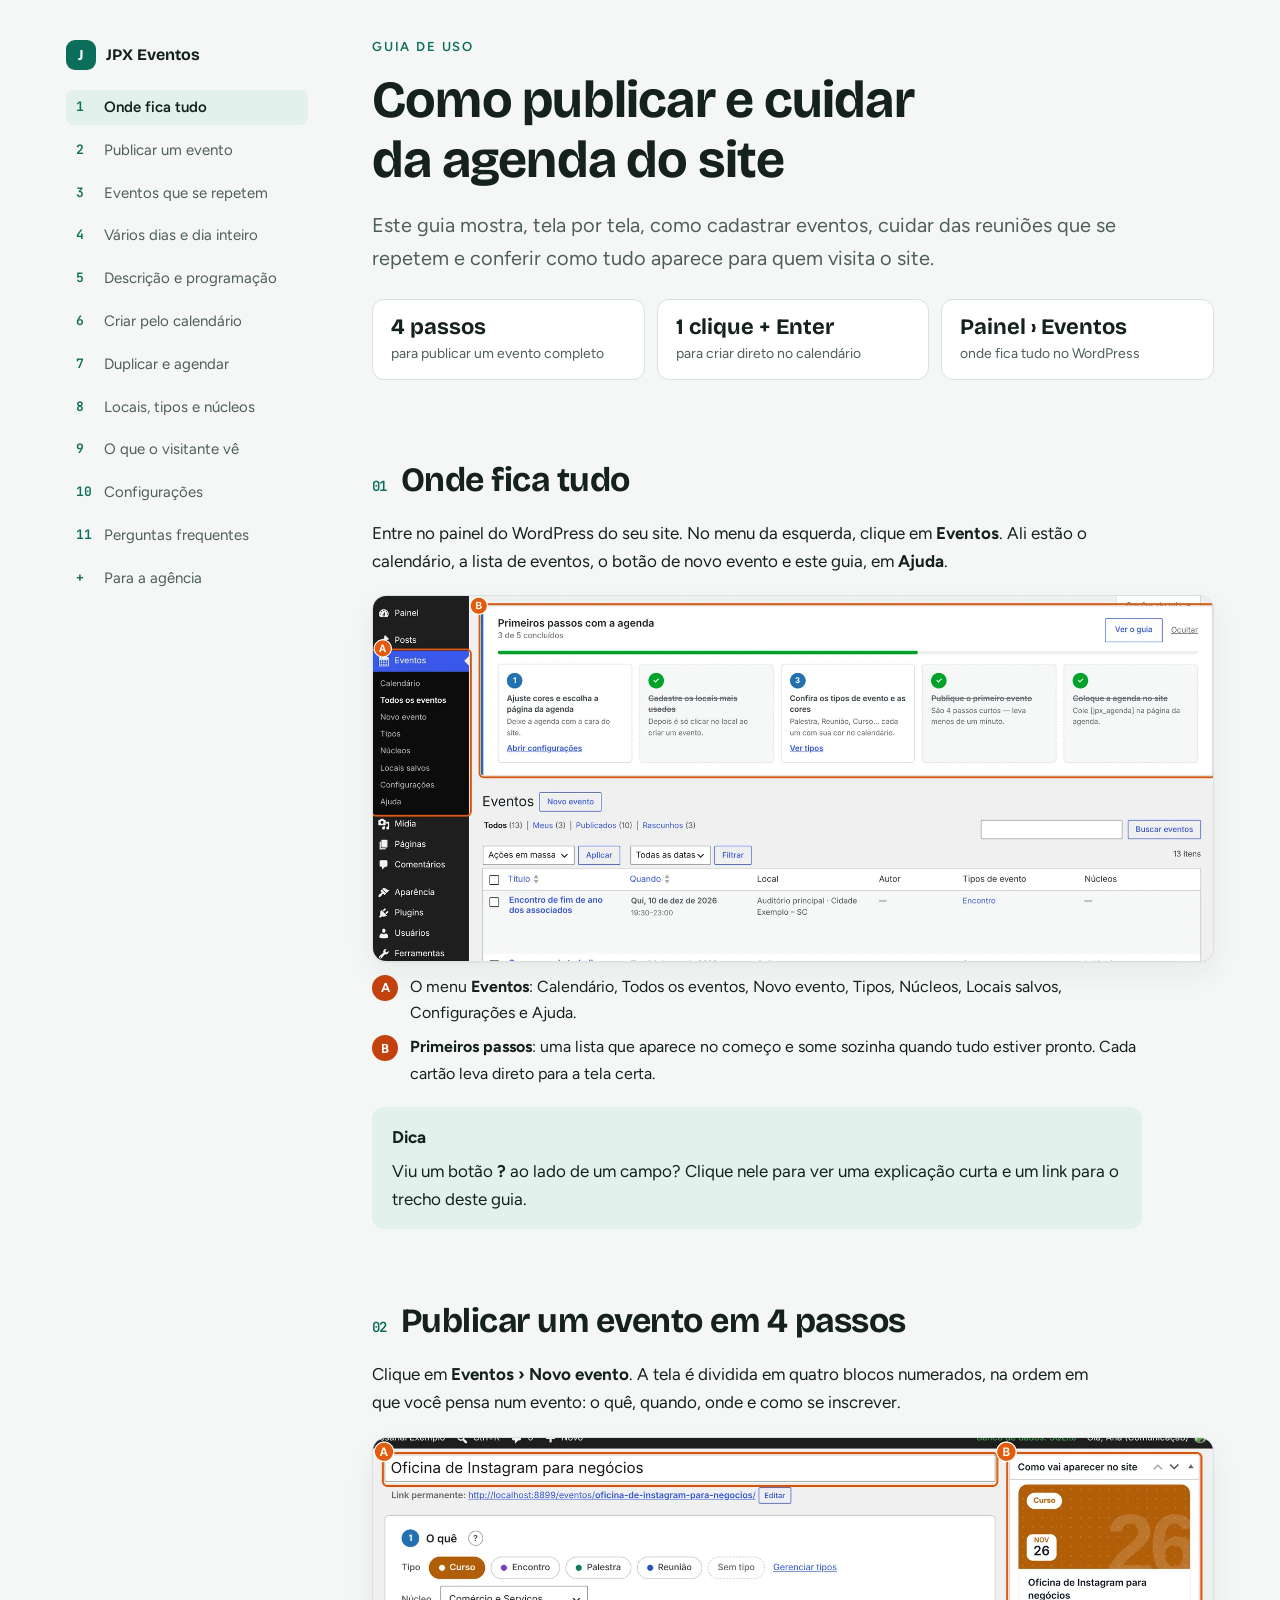
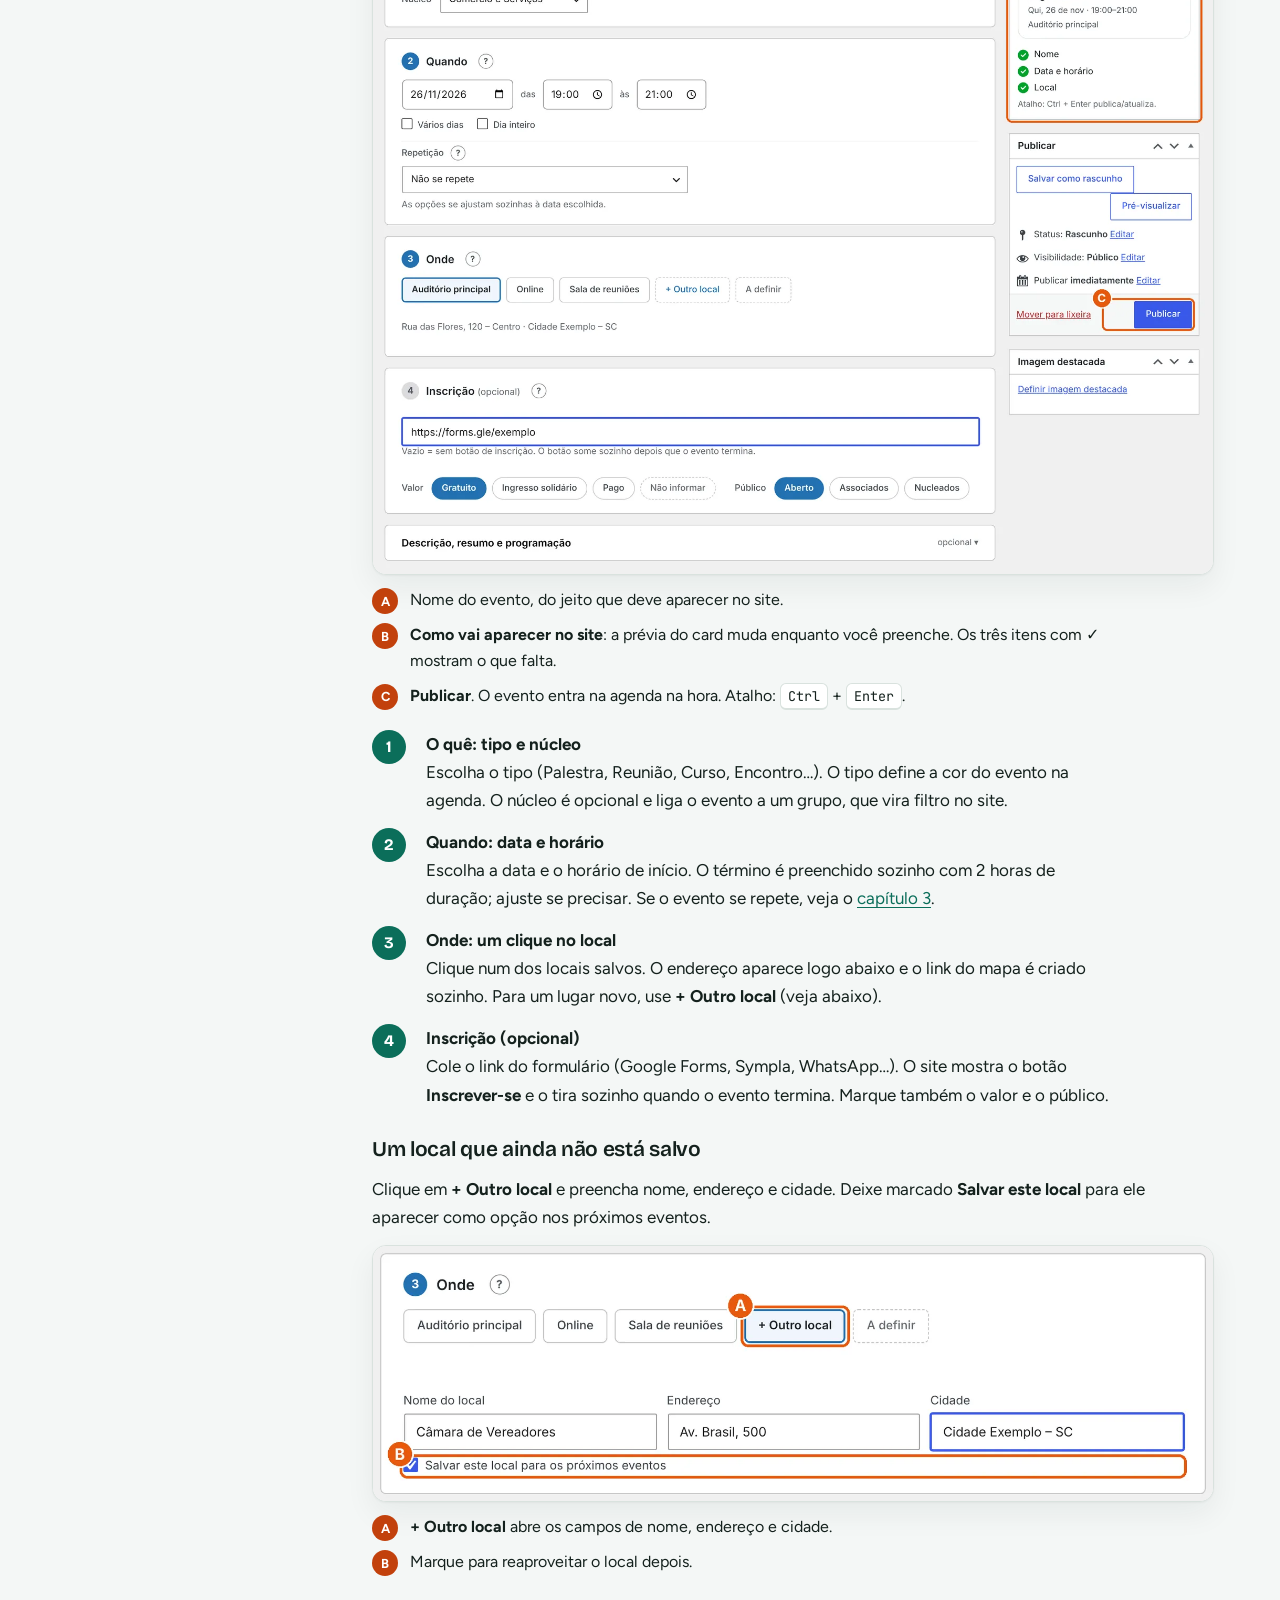
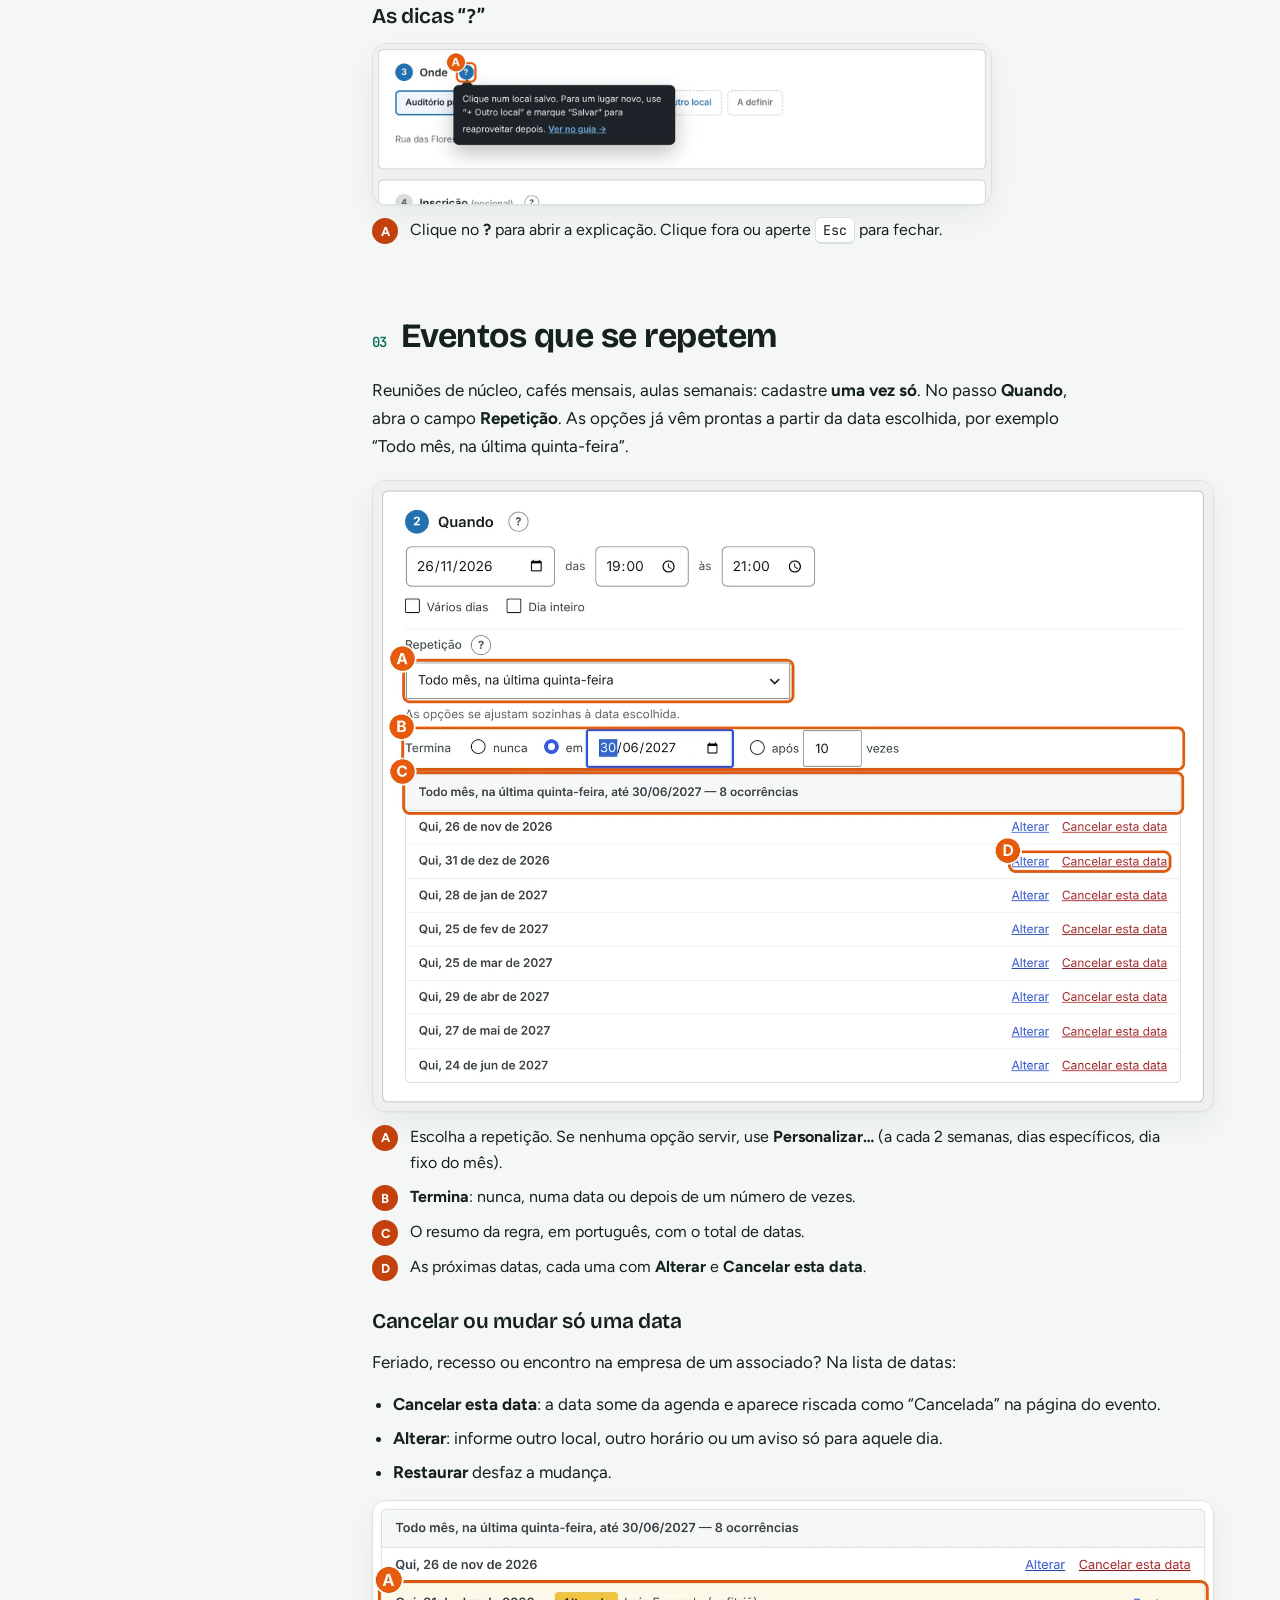
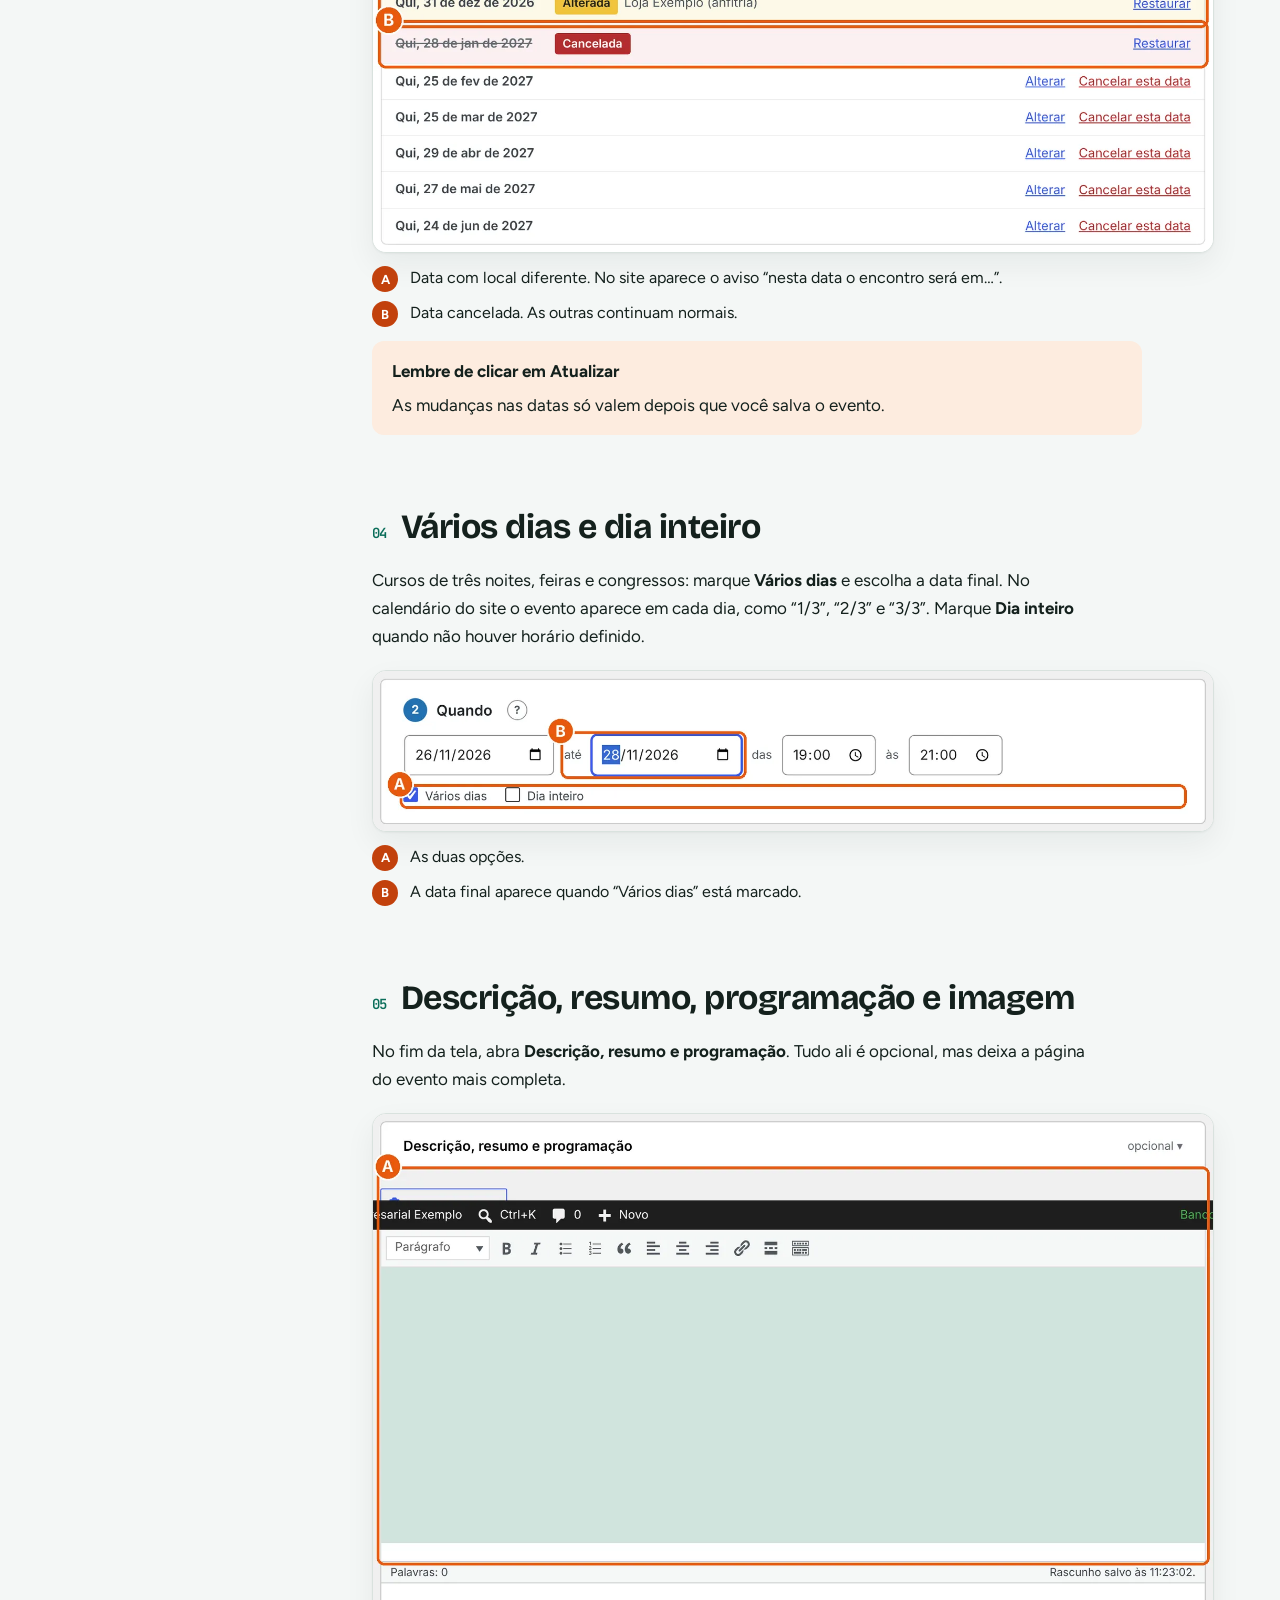
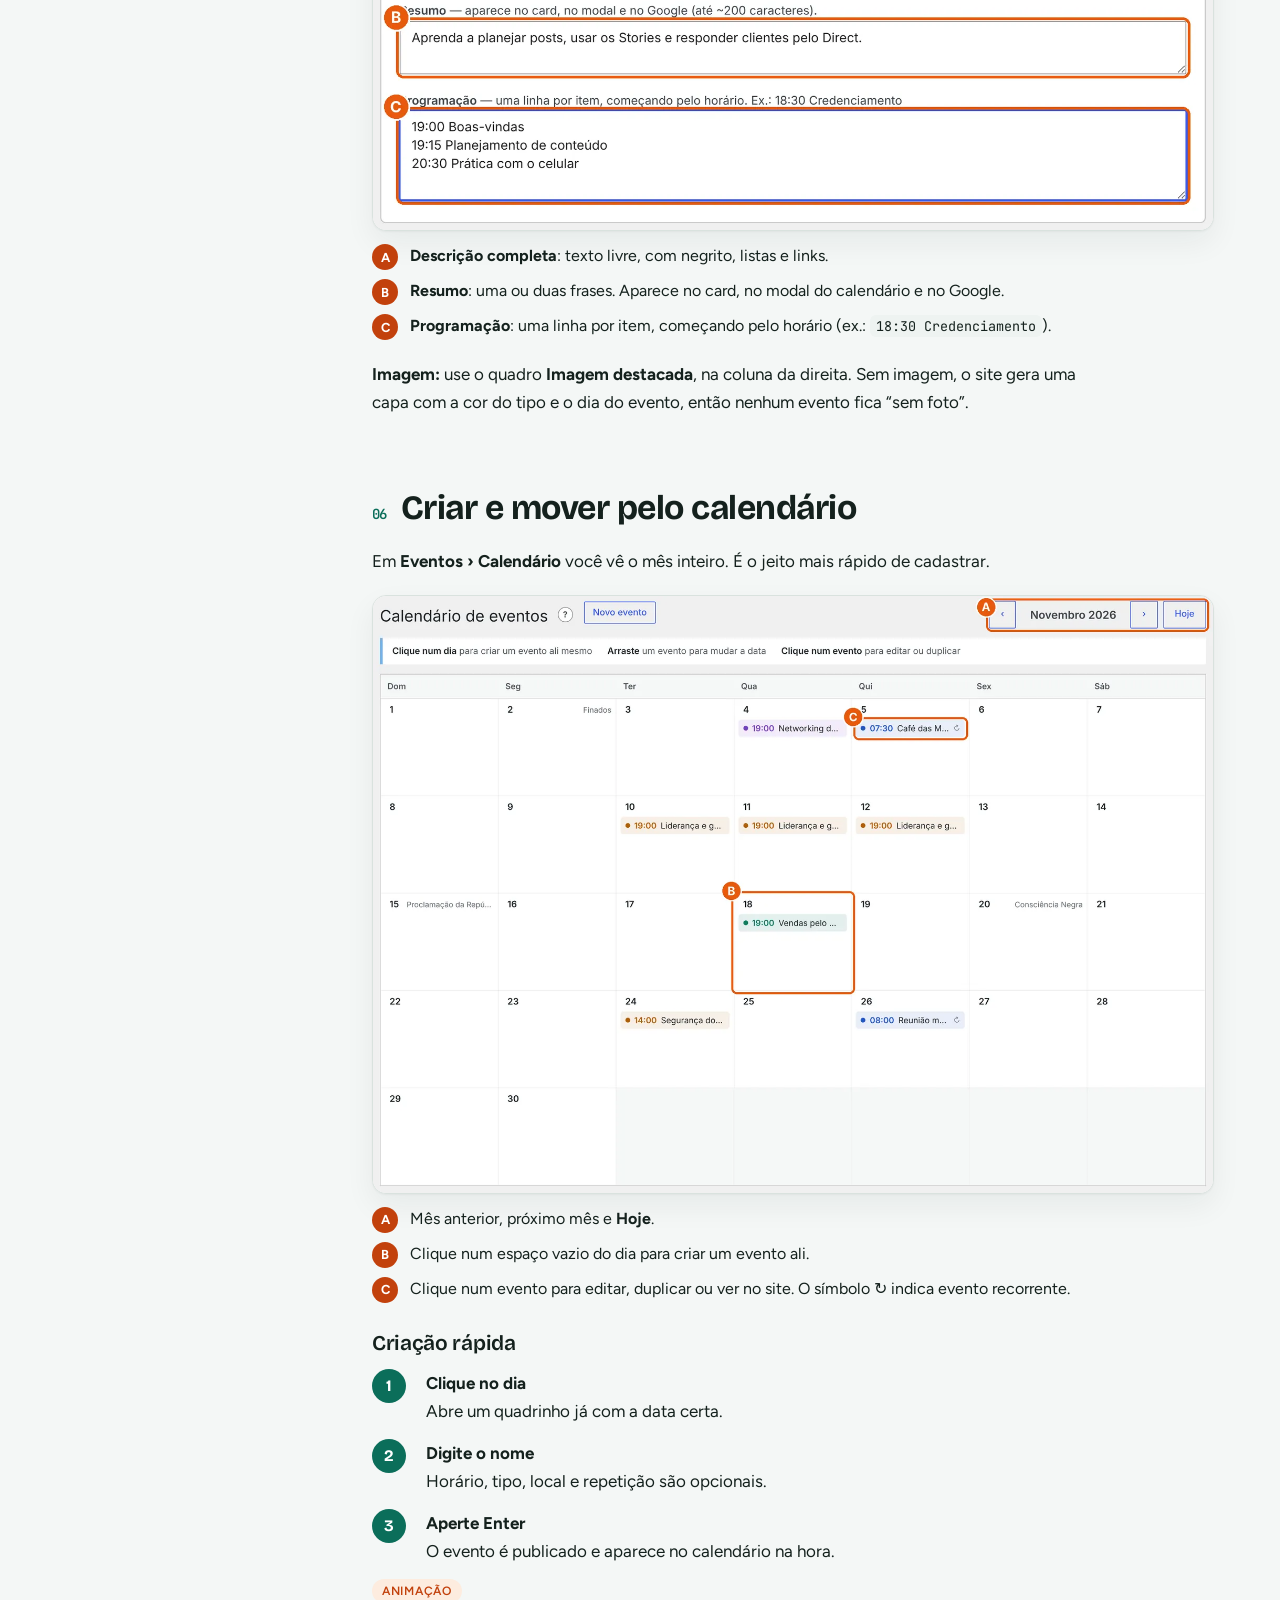
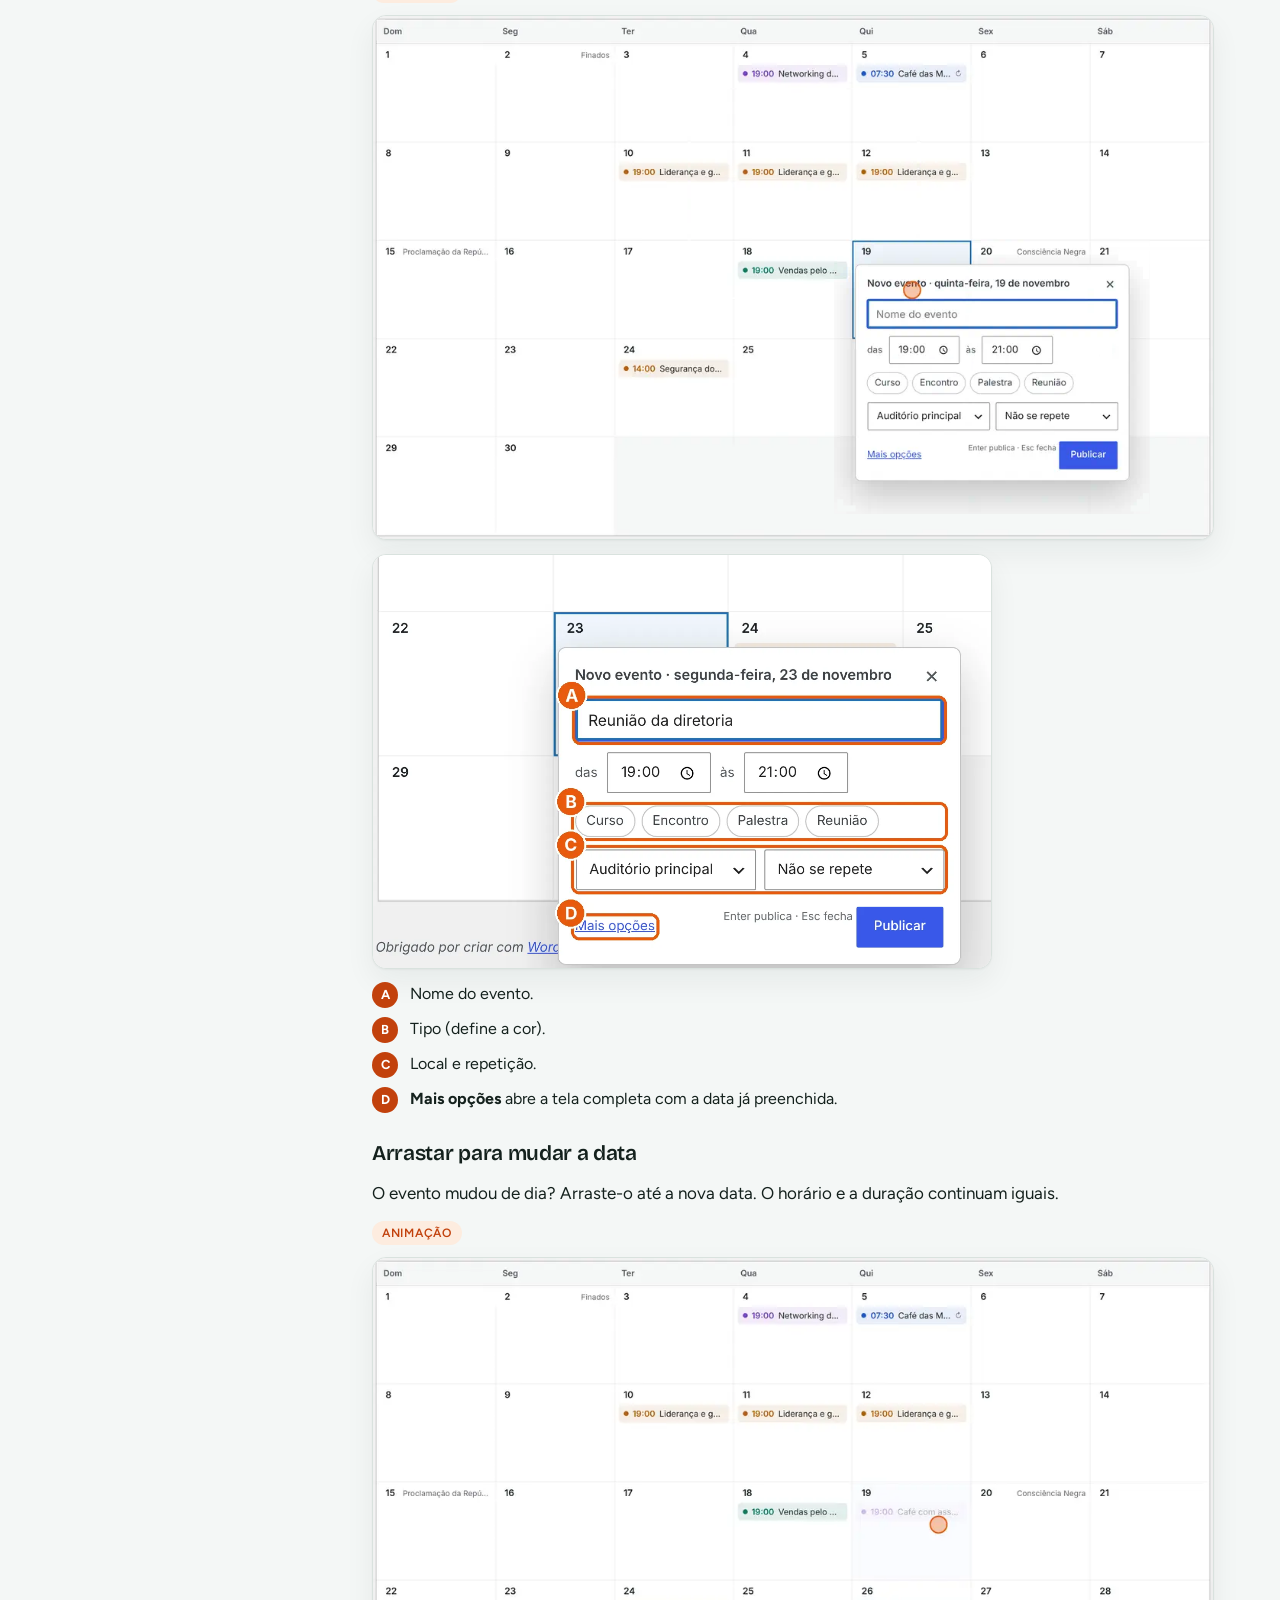
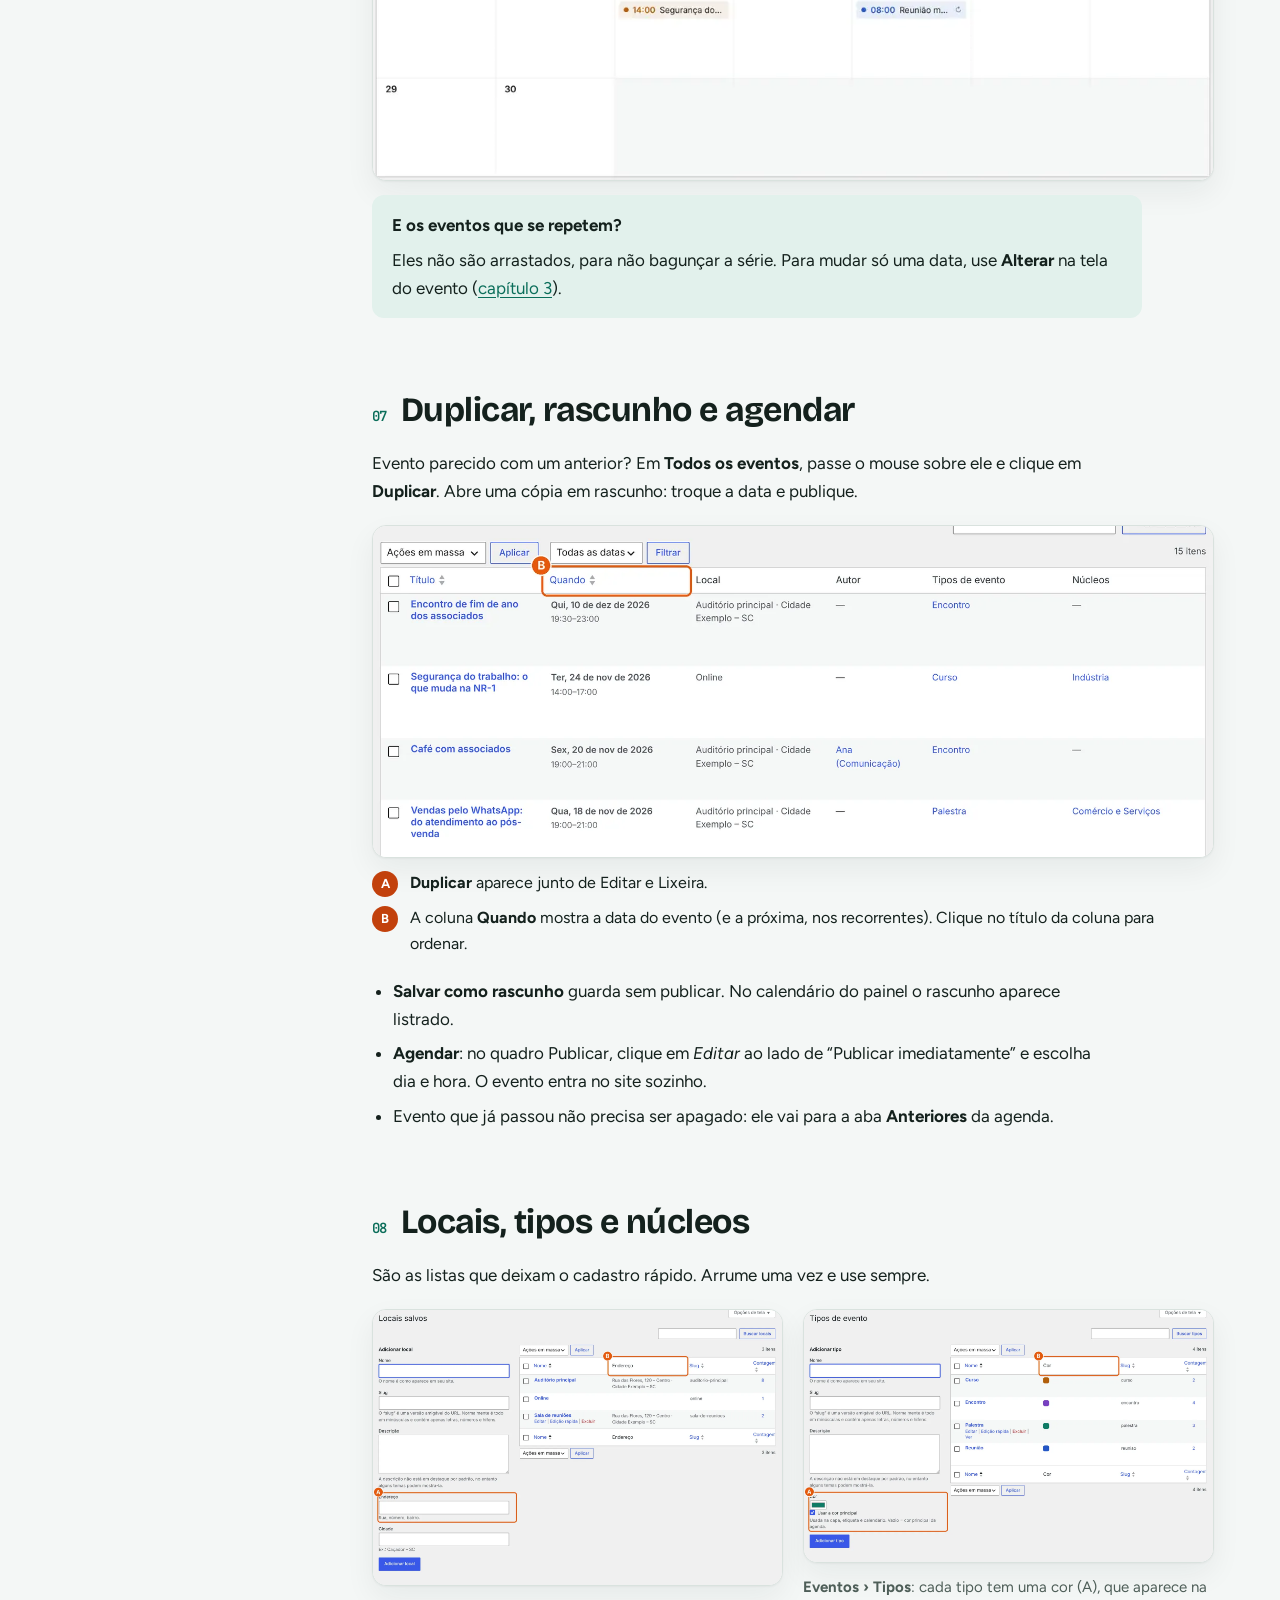
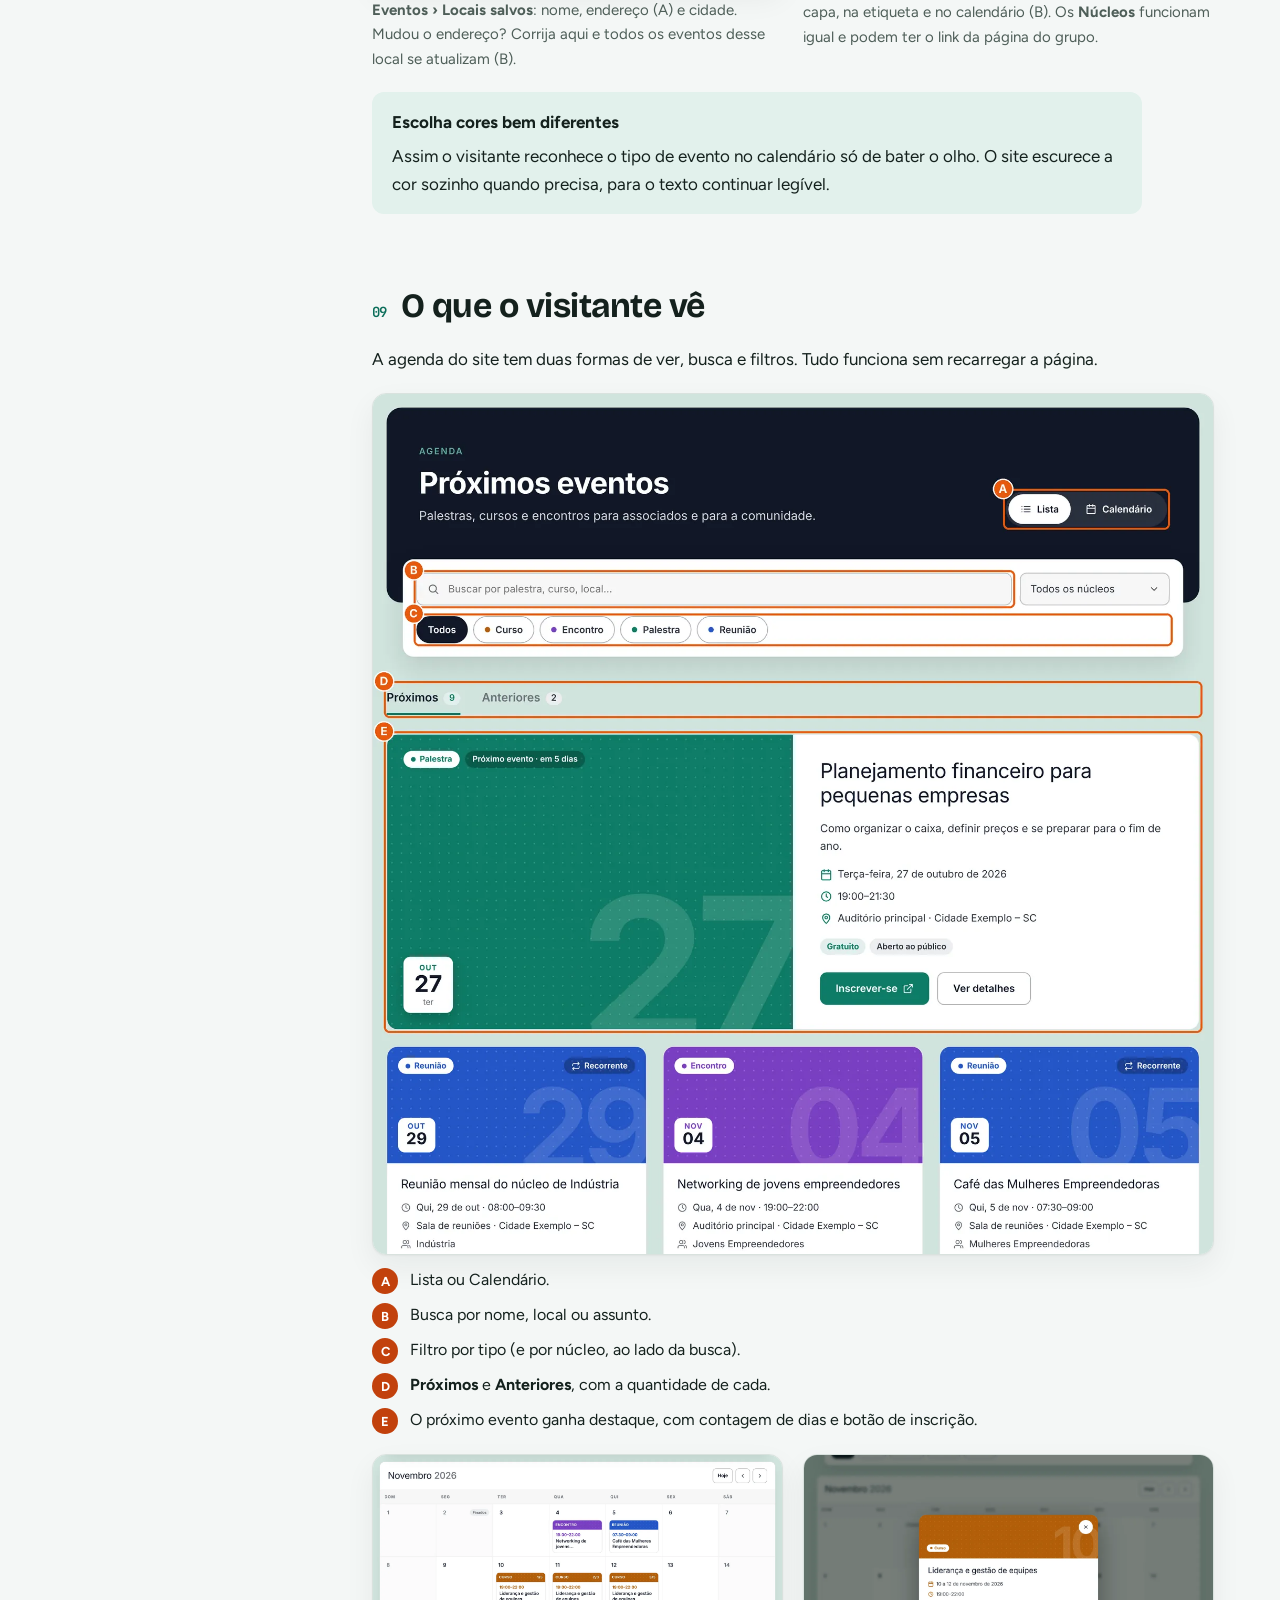
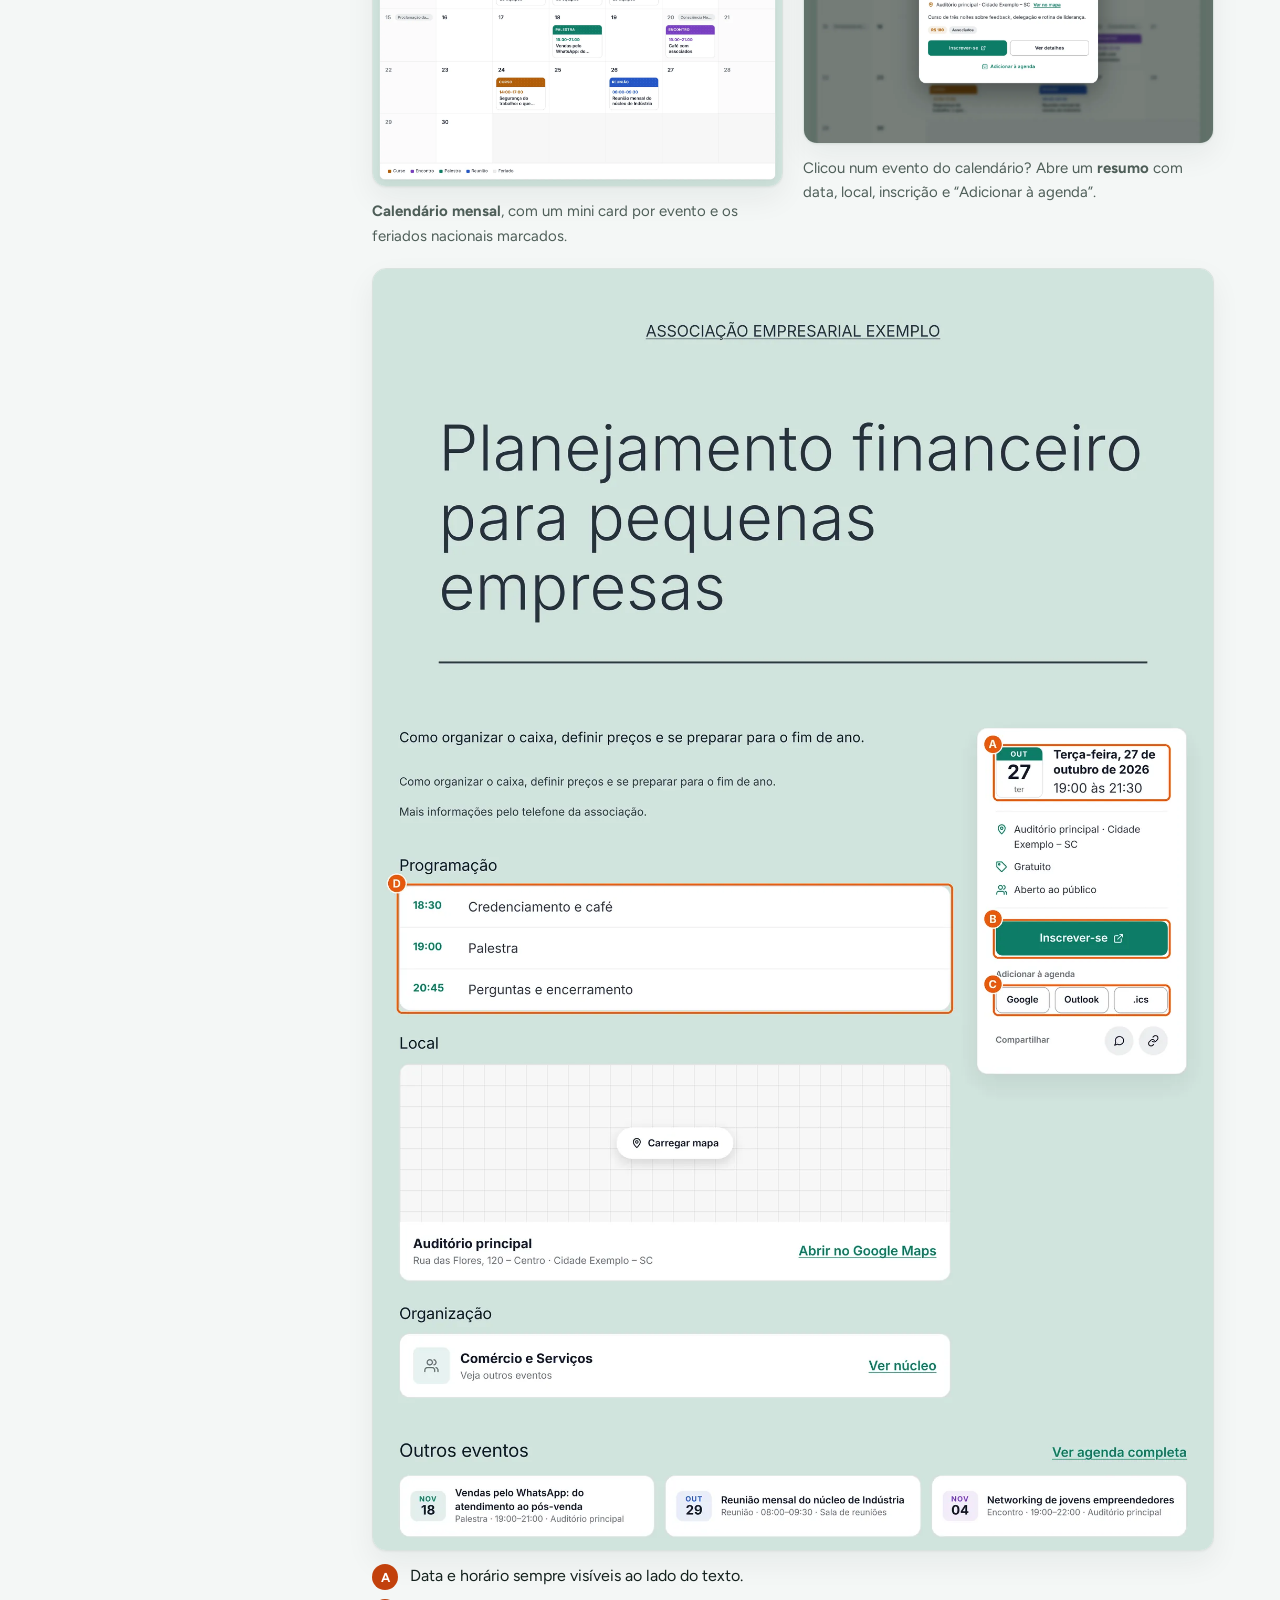
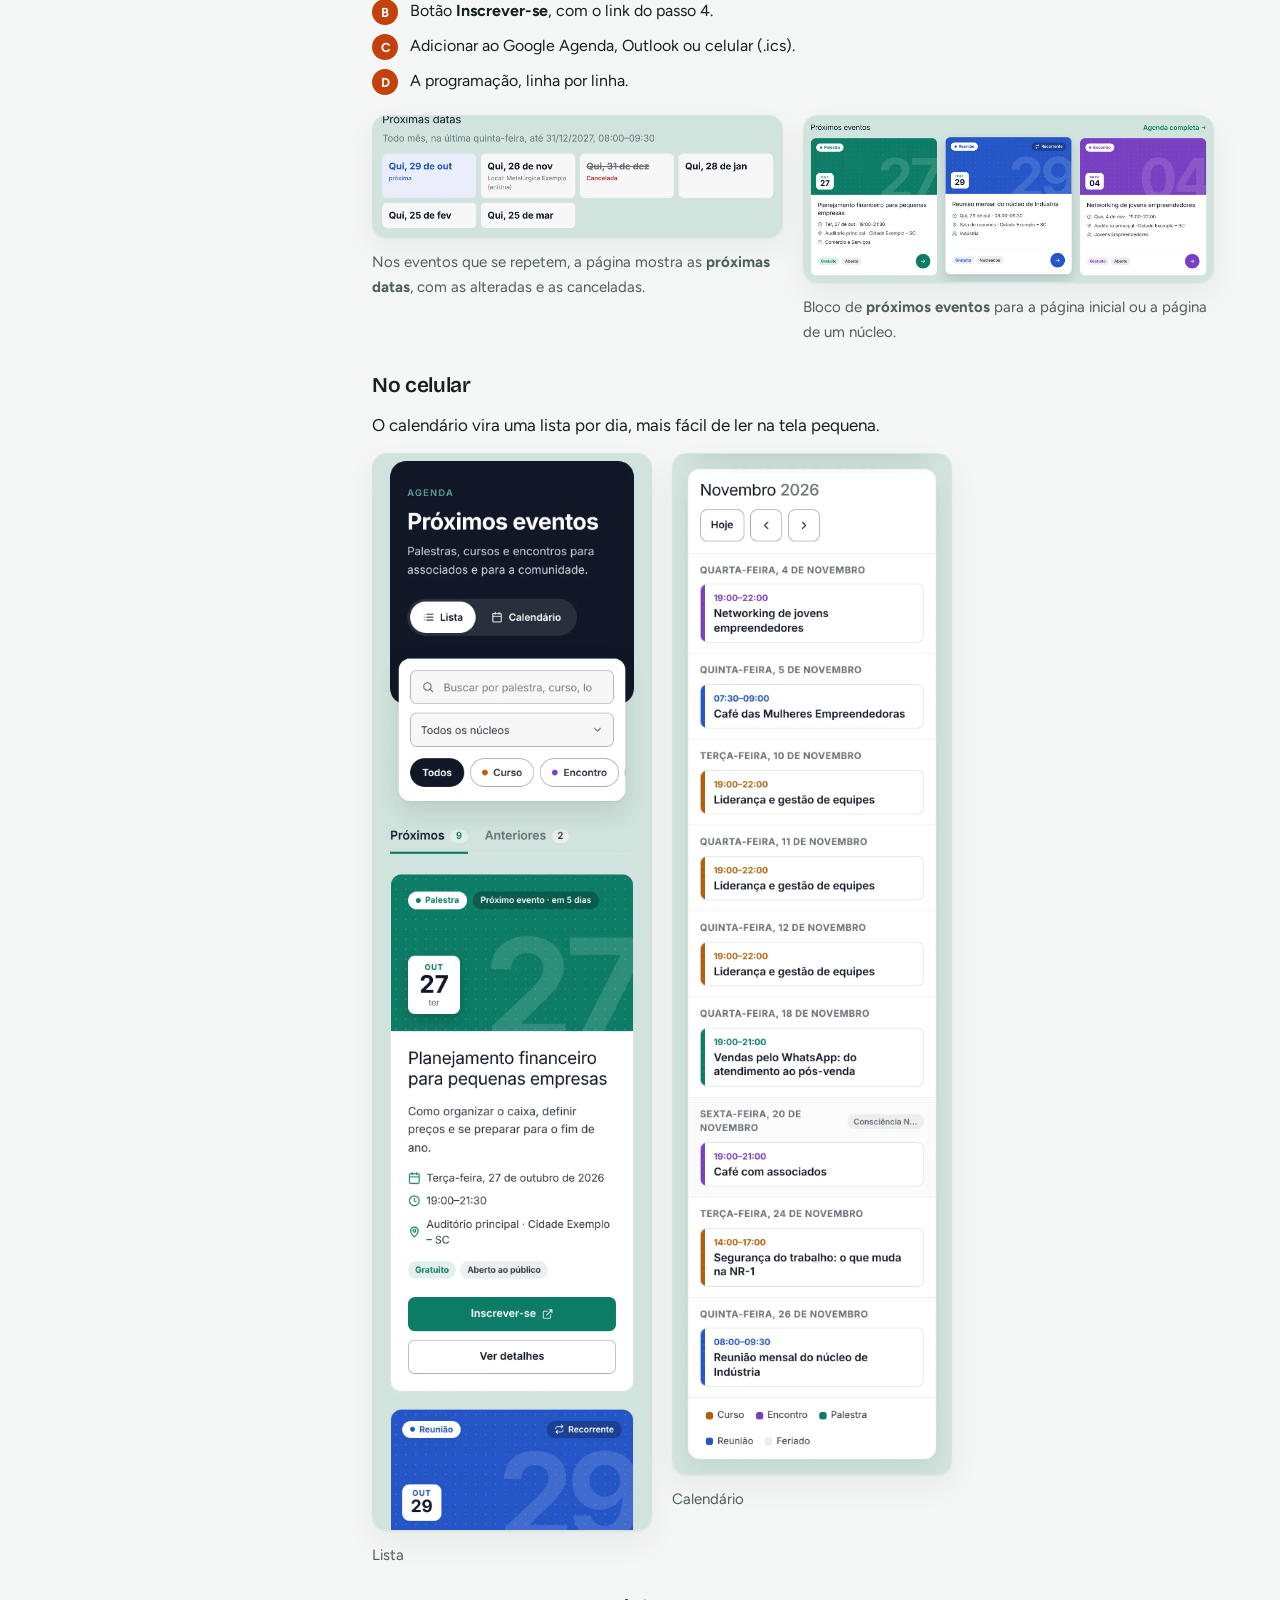
<file: manual/index.html>
<!doctype html>
<html lang="pt-BR">
<head>
<meta charset="utf-8">
<meta name="viewport" content="width=device-width, initial-scale=1, viewport-fit=cover">
<title>Guia do JPX Eventos</title>
<meta name="claude:viewport-fit-sides" content="cover">
<link rel="preconnect" href="https://fonts.googleapis.com">
<link rel="stylesheet" href="https://fonts.googleapis.com/css2?family=Bricolage+Grotesque:opsz,wght@12..96,600;12..96,700&amp;family=Figtree:wght@400;500;600;700&amp;family=JetBrains+Mono:wght@500&amp;display=swap">
<style>
/* Layout: guia de campo — índice fixo à esquerda, coluna de leitura com capturas anotadas (letras laranja = marcações nas imagens). */
:root{
  --bg:#F4F7F6; --surface:#FFFFFF; --ink:#14211D; --muted:#4E5E58; --line:#D9E2DE;
  --accent:#0B6E5A; --accent-soft:#E2F1EC; --mark:#C2410C; --mark-soft:#FDECDF; --code:#EEF3F1;
  --display:'Bricolage Grotesque','Segoe UI',system-ui,sans-serif;
  --body:'Figtree','Segoe UI',system-ui,-apple-system,sans-serif;
  --mono:'JetBrains Mono',ui-monospace,Consolas,monospace;
  --r:14px;
}
@media (prefers-color-scheme: dark){:root:not([data-theme="light"]){
  --bg:#0E1513; --surface:#151F1C; --ink:#E4EDEA; --muted:#A3B5AE; --line:#2B3B36;
  --accent:#5CC9AC; --accent-soft:#16332C; --mark:#FF8F57; --mark-soft:#3A2419; --code:#1C2925; color-scheme:dark}}
:root[data-theme="dark"]{
  --bg:#0E1513; --surface:#151F1C; --ink:#E4EDEA; --muted:#A3B5AE; --line:#2B3B36;
  --accent:#5CC9AC; --accent-soft:#16332C; --mark:#FF8F57; --mark-soft:#3A2419; --code:#1C2925; color-scheme:dark}

*{box-sizing:border-box}
html{scroll-behavior:smooth;scroll-padding-top:24px}
body{margin:0;background:var(--bg);color:var(--ink);font:400 17px/1.65 var(--body);-webkit-font-smoothing:antialiased}
a{color:var(--accent);text-underline-offset:3px}
a:hover{text-decoration-thickness:2px}
:focus-visible{outline:3px solid var(--accent);outline-offset:3px;border-radius:4px}
img{max-width:100%;height:auto;display:block}
h1,h2,h3{font-family:var(--display);line-height:1.15;letter-spacing:-.015em;text-wrap:balance;margin:0}
h1{font-size:clamp(34px,5vw,52px);font-weight:700}
h2{font-size:clamp(26px,3.4vw,34px);font-weight:700}
h3{font-size:21px;font-weight:600}
p{margin:0}
code,kbd{font-family:var(--mono);font-size:.84em}
code{background:var(--code);padding:2px 6px;border-radius:6px;white-space:nowrap}
kbd{display:inline-block;padding:1px 7px;border:1px solid var(--line);border-bottom-width:2px;border-radius:6px;background:var(--surface)}

.pagina{display:grid;grid-template-columns:250px minmax(0,1fr);gap:56px;max-width:1180px;margin:0 auto;padding-block:40px 96px;padding-left:max(16px,env(safe-area-inset-left,0px));padding-right:max(16px,env(safe-area-inset-right,0px))}

/* Índice */
.indice{position:sticky;top:24px;align-self:start;max-height:calc(100vh - 48px);overflow:auto;padding-right:8px}
.indice__marca{display:flex;align-items:center;gap:10px;margin-bottom:20px;font:700 16px/1 var(--display)}
.indice__marca i{width:30px;height:30px;border-radius:9px;background:var(--accent);display:grid;place-items:center;color:var(--surface);font-style:normal;font-size:15px}
.indice ol{list-style:none;margin:0;padding:0;display:flex;flex-direction:column;gap:2px;counter-reset:cap}
.indice li{counter-increment:cap}
.indice a{display:flex;gap:10px;padding:7px 10px;border-radius:8px;color:var(--muted);text-decoration:none;font-size:15px;line-height:1.35}
.indice a::before{content:counter(cap);min-width:18px;font:600 13px/1.6 var(--mono);color:var(--accent)}
.indice a:hover{background:var(--accent-soft);color:var(--ink)}
.indice a[aria-current="true"]{background:var(--accent-soft);color:var(--ink);font-weight:600}
.indice .anexo a::before{content:"+"}
.indice details summary{display:none}

/* Conteúdo */
main{min-width:0;display:flex;flex-direction:column;gap:72px}
.capa{display:flex;flex-direction:column;gap:18px;padding-bottom:8px}
.chamada{font:600 13px/1 var(--body);letter-spacing:.14em;text-transform:uppercase;color:var(--accent)}
.capa p.lede{font-size:20px;color:var(--muted);max-width:62ch}
.fatos{display:flex;flex-wrap:wrap;gap:12px;margin-top:6px}
.fato{display:flex;flex-direction:column;gap:2px;padding:14px 18px;border-radius:12px;background:var(--surface);border:1px solid var(--line);min-width:0;flex:1 1 200px}
.fato strong{font:700 22px/1.2 var(--display)}
.fato span{font-size:14px;color:var(--muted)}

section{display:flex;flex-direction:column;gap:20px}
section > p,section > ul,section > ol:not(.passos):not(.legenda){max-width:66ch}
section h2{display:flex;align-items:baseline;gap:14px}
section h2 small{font:600 14px/1 var(--mono);color:var(--accent)}
.sub{display:flex;flex-direction:column;gap:14px;margin-top:8px}
ul,ol{margin:0;padding-left:1.25em}
li+li{margin-top:6px}

/* Passos numerados (sequência real) */
.passos{list-style:none;padding:0;margin:0;display:flex;flex-direction:column;gap:14px;counter-reset:p;max-width:68ch}
.passos > li{counter-increment:p;display:grid;grid-template-columns:40px minmax(0,1fr);gap:14px;align-items:start;margin:0}
.passos > li::before{content:counter(p);display:grid;place-items:center;width:34px;height:34px;border-radius:50%;background:var(--accent);color:var(--surface);font:700 16px/1 var(--display)}
.passos > li > div > strong:first-child{display:block}

/* Figuras anotadas */
figure{margin:0;display:flex;flex-direction:column;gap:12px}
.quadro{display:block;border:1px solid var(--line);border-radius:var(--r);overflow:hidden;background:var(--surface);box-shadow:0 1px 2px rgba(0,0,0,.04),0 12px 30px rgba(20,33,29,.06)}
.quadro img{width:100%}
figure.estreita{max-width:620px}
figcaption{font-size:15px;color:var(--muted)}
.legenda{list-style:none;margin:0;padding:0;display:flex;flex-direction:column;gap:8px;max-width:72ch}
.legenda li{display:grid;grid-template-columns:28px minmax(0,1fr);gap:10px;align-items:start;margin:0;font-size:16px}
.legenda b{display:grid;place-items:center;width:26px;height:26px;border-radius:50%;background:var(--mark);color:#fff;font:700 13px/1 var(--body);margin-top:1px}
.dupla{display:grid;grid-template-columns:repeat(2,minmax(0,1fr));gap:20px;align-items:start}
.dupla--celular{grid-template-columns:repeat(2,minmax(0,280px));justify-content:start}
.selo-anim{align-self:flex-start;font:600 12px/1 var(--body);letter-spacing:.06em;text-transform:uppercase;color:var(--mark);background:var(--mark-soft);padding:6px 10px;border-radius:999px}

/* Avisos */
.nota{display:flex;flex-direction:column;gap:6px;padding:16px 20px;border-radius:12px;background:var(--accent-soft);max-width:70ch}
.nota strong{font-weight:700}
.nota--atencao{background:var(--mark-soft)}

/* Perguntas */
details.pergunta{border-bottom:1px solid var(--line);padding:14px 0;max-width:72ch}
details.pergunta summary{cursor:pointer;font-weight:600;list-style:none;display:flex;justify-content:space-between;gap:16px}
details.pergunta summary::after{content:"+";color:var(--accent);font:600 20px/1 var(--mono)}
details.pergunta[open] summary::after{content:"−"}
details.pergunta p{margin-top:10px;color:var(--muted)}

/* Tabela */
.tabela{overflow-x:auto;border:1px solid var(--line);border-radius:12px;background:var(--surface)}
table{border-collapse:collapse;width:100%;min-width:560px;font-size:15px}
th,td{text-align:left;padding:12px 16px;border-bottom:1px solid var(--line);vertical-align:top}
th{font-size:13px;letter-spacing:.06em;text-transform:uppercase;color:var(--muted)}
tr:last-child td{border-bottom:0}

.rodape{color:var(--muted);font-size:14px;border-top:1px solid var(--line);padding-top:20px}

@media (max-width:960px){
  .pagina{grid-template-columns:minmax(0,1fr);gap:28px;padding-block:20px 72px}
  .indice{position:static;max-height:none;padding:0}
  .indice details{border:1px solid var(--line);border-radius:12px;background:var(--surface);padding:6px 10px}
  .indice details summary{display:block;cursor:pointer;padding:8px 4px;font-weight:600}
  main{gap:56px}
}
@media (max-width:600px){
  body{font-size:16px}
  .dupla{grid-template-columns:minmax(0,1fr)}
  .dupla--celular{grid-template-columns:repeat(2,minmax(0,1fr))}
}
@media (prefers-reduced-motion:reduce){html{scroll-behavior:auto}}
</style>
</head>
<body>


<div class="pagina">
  <nav class="indice" aria-label="Índice do guia">
    <div class="indice__marca"><i aria-hidden="true">J</i>JPX Eventos</div>
    <details open>
      <summary>Índice do guia</summary>
      <ol>
        <li><a href="#visao-geral">Onde fica tudo</a></li>
        <li><a href="#primeiro-evento">Publicar um evento</a></li>
        <li><a href="#repeticao">Eventos que se repetem</a></li>
        <li><a href="#varios-dias">Vários dias e dia inteiro</a></li>
        <li><a href="#descricao">Descrição e programação</a></li>
        <li><a href="#calendario-painel">Criar pelo calendário</a></li>
        <li><a href="#duplicar">Duplicar e agendar</a></li>
        <li><a href="#locais">Locais, tipos e núcleos</a></li>
        <li><a href="#no-site">O que o visitante vê</a></li>
        <li><a href="#configuracoes">Configurações</a></li>
        <li><a href="#perguntas">Perguntas frequentes</a></li>
        <li class="anexo"><a href="#implantacao">Para a agência</a></li>
      </ol>
    </details>
  </nav>

  <main>
    <header class="capa">
      <span class="chamada">Guia de uso</span>
      <h1>Como publicar e cuidar da agenda do site</h1>
      <p class="lede">Este guia mostra, tela por tela, como cadastrar eventos, cuidar das reuniões que se repetem e conferir como tudo aparece para quem visita o site.</p>
      <div class="fatos">
        <div class="fato"><strong>4 passos</strong><span>para publicar um evento completo</span></div>
        <div class="fato"><strong>1 clique + Enter</strong><span>para criar direto no calendário</span></div>
        <div class="fato"><strong>Painel › Eventos</strong><span>onde fica tudo no WordPress</span></div>
      </div>
    </header>

    <!-- 1 -->
    <section id="visao-geral">
      <h2><small>01</small>Onde fica tudo</h2>
      <p>Entre no painel do WordPress do seu site. No menu da esquerda, clique em <strong>Eventos</strong>. Ali estão o calendário, a lista de eventos, o botão de novo evento e este guia, em <strong>Ajuda</strong>.</p>
      <figure>
        <a class="quadro" href="img/painel-inicio.webp" target="_blank" rel="noopener"><img src="img/painel-inicio.webp" width="1600" height="694" alt="Menu Eventos no painel do WordPress e o quadro Primeiros passos"></a>
        <ol class="legenda">
          <li><b>A</b><span>O menu <strong>Eventos</strong>: Calendário, Todos os eventos, Novo evento, Tipos, Núcleos, Locais salvos, Configurações e Ajuda.</span></li>
          <li><b>B</b><span><strong>Primeiros passos</strong>: uma lista que aparece no começo e some sozinha quando tudo estiver pronto. Cada cartão leva direto para a tela certa.</span></li>
        </ol>
      </figure>
      <div class="nota"><strong>Dica</strong><p>Viu um botão <strong>?</strong> ao lado de um campo? Clique nele para ver uma explicação curta e um link para o trecho deste guia.</p></div>
    </section>

    <!-- 2 -->
    <section id="primeiro-evento">
      <h2><small>02</small>Publicar um evento em 4 passos</h2>
      <p>Clique em <strong>Eventos › Novo evento</strong>. A tela é dividida em quatro blocos numerados, na ordem em que você pensa num evento: o quê, quando, onde e como se inscrever.</p>
      <figure>
        <a class="quadro" href="img/cadastro-4-passos.webp" target="_blank" rel="noopener"><img src="img/cadastro-4-passos.webp" width="1600" height="1403" alt="Tela de novo evento com os quatro passos e a prévia do card"></a>
        <ol class="legenda">
          <li><b>A</b><span>Nome do evento, do jeito que deve aparecer no site.</span></li>
          <li><b>B</b><span><strong>Como vai aparecer no site</strong>: a prévia do card muda enquanto você preenche. Os três itens com ✓ mostram o que falta.</span></li>
          <li><b>C</b><span><strong>Publicar</strong>. O evento entra na agenda na hora. Atalho: <kbd>Ctrl</kbd> + <kbd>Enter</kbd>.</span></li>
        </ol>
      </figure>

      <ol class="passos">
        <li id="passo-o-que"><div><strong>O quê: tipo e núcleo</strong>Escolha o tipo (Palestra, Reunião, Curso, Encontro…). O tipo define a cor do evento na agenda. O núcleo é opcional e liga o evento a um grupo, que vira filtro no site.</div></li>
        <li id="passo-quando"><div><strong>Quando: data e horário</strong>Escolha a data e o horário de início. O término é preenchido sozinho com 2 horas de duração; ajuste se precisar. Se o evento se repete, veja o <a href="#repeticao">capítulo 3</a>.</div></li>
        <li id="passo-onde"><div><strong>Onde: um clique no local</strong>Clique num dos locais salvos. O endereço aparece logo abaixo e o link do mapa é criado sozinho. Para um lugar novo, use <strong>+ Outro local</strong> (veja abaixo).</div></li>
        <li id="passo-inscricao"><div><strong>Inscrição (opcional)</strong>Cole o link do formulário (Google Forms, Sympla, WhatsApp…). O site mostra o botão <strong>Inscrever-se</strong> e o tira sozinho quando o evento termina. Marque também o valor e o público.</div></li>
      </ol>

      <div class="sub">
        <h3>Um local que ainda não está salvo</h3>
        <p>Clique em <strong>+ Outro local</strong> e preencha nome, endereço e cidade. Deixe marcado <strong>Salvar este local</strong> para ele aparecer como opção nos próximos eventos.</p>
        <figure>
          <a class="quadro" href="img/novo-local.webp" target="_blank" rel="noopener"><img src="img/novo-local.webp" width="1600" height="487" alt="Passo Onde com o formulário de novo local aberto"></a>
          <ol class="legenda">
            <li><b>A</b><span><strong>+ Outro local</strong> abre os campos de nome, endereço e cidade.</span></li>
            <li><b>B</b><span>Marque para reaproveitar o local depois.</span></li>
          </ol>
        </figure>
      </div>

      <div class="sub">
        <h3>As dicas “?”</h3>
        <figure class="estreita">
          <a class="quadro" href="img/dica.webp" target="_blank" rel="noopener"><img src="img/dica.webp" width="1600" height="416" alt="Balão de ajuda aberto ao lado do passo Onde"></a>
          <ol class="legenda"><li><b>A</b><span>Clique no <strong>?</strong> para abrir a explicação. Clique fora ou aperte <kbd>Esc</kbd> para fechar.</span></li></ol>
        </figure>
      </div>
    </section>

    <!-- 3 -->
    <section id="repeticao">
      <h2><small>03</small>Eventos que se repetem</h2>
      <p>Reuniões de núcleo, cafés mensais, aulas semanais: cadastre <strong>uma vez só</strong>. No passo <strong>Quando</strong>, abra o campo <strong>Repetição</strong>. As opções já vêm prontas a partir da data escolhida, por exemplo “Todo mês, na última quinta-feira”.</p>
      <figure>
        <a class="quadro" href="img/repeticao.webp" target="_blank" rel="noopener"><img src="img/repeticao.webp" width="1600" height="1200" alt="Campo Repetição com a regra mensal e a lista das próximas datas"></a>
        <ol class="legenda">
          <li><b>A</b><span>Escolha a repetição. Se nenhuma opção servir, use <strong>Personalizar…</strong> (a cada 2 semanas, dias específicos, dia fixo do mês).</span></li>
          <li><b>B</b><span><strong>Termina</strong>: nunca, numa data ou depois de um número de vezes.</span></li>
          <li><b>C</b><span>O resumo da regra, em português, com o total de datas.</span></li>
          <li><b>D</b><span>As próximas datas, cada uma com <strong>Alterar</strong> e <strong>Cancelar esta data</strong>.</span></li>
        </ol>
      </figure>

      <div class="sub" id="excecoes">
        <h3>Cancelar ou mudar só uma data</h3>
        <p>Feriado, recesso ou encontro na empresa de um associado? Na lista de datas:</p>
        <ul>
          <li><strong>Cancelar esta data</strong>: a data some da agenda e aparece riscada como “Cancelada” na página do evento.</li>
          <li><strong>Alterar</strong>: informe outro local, outro horário ou um aviso só para aquele dia.</li>
          <li><strong>Restaurar</strong> desfaz a mudança.</li>
        </ul>
        <figure>
          <a class="quadro" href="img/excecoes.webp" target="_blank" rel="noopener"><img src="img/excecoes.webp" width="1600" height="669" alt="Lista de datas com uma data alterada e outra cancelada"></a>
          <ol class="legenda">
            <li><b>A</b><span>Data com local diferente. No site aparece o aviso “nesta data o encontro será em…”.</span></li>
            <li><b>B</b><span>Data cancelada. As outras continuam normais.</span></li>
          </ol>
        </figure>
        <div class="nota nota--atencao"><strong>Lembre de clicar em Atualizar</strong><p>As mudanças nas datas só valem depois que você salva o evento.</p></div>
      </div>
    </section>

    <!-- 4 -->
    <section id="varios-dias">
      <h2><small>04</small>Vários dias e dia inteiro</h2>
      <p>Cursos de três noites, feiras e congressos: marque <strong>Vários dias</strong> e escolha a data final. No calendário do site o evento aparece em cada dia, como “1/3”, “2/3” e “3/3”. Marque <strong>Dia inteiro</strong> quando não houver horário definido.</p>
      <figure>
        <a class="quadro" href="img/varios-dias.webp" target="_blank" rel="noopener"><img src="img/varios-dias.webp" width="1600" height="304" alt="Opções Vários dias e Dia inteiro com a data final"></a>
        <ol class="legenda">
          <li><b>A</b><span>As duas opções.</span></li>
          <li><b>B</b><span>A data final aparece quando “Vários dias” está marcado.</span></li>
        </ol>
      </figure>
    </section>

    <!-- 5 -->
    <section id="descricao">
      <h2><small>05</small>Descrição, resumo, programação e imagem</h2>
      <p>No fim da tela, abra <strong>Descrição, resumo e programação</strong>. Tudo ali é opcional, mas deixa a página do evento mais completa.</p>
      <figure>
        <a class="quadro" href="img/descricao.webp" target="_blank" rel="noopener"><img src="img/descricao.webp" width="1600" height="1364" alt="Editor de descrição, campo de resumo e campo de programação"></a>
        <ol class="legenda">
          <li><b>A</b><span><strong>Descrição completa</strong>: texto livre, com negrito, listas e links.</span></li>
          <li><b>B</b><span><strong>Resumo</strong>: uma ou duas frases. Aparece no card, no modal do calendário e no Google.</span></li>
          <li><b>C</b><span><strong>Programação</strong>: uma linha por item, começando pelo horário (ex.: <code>18:30 Credenciamento</code>).</span></li>
        </ol>
      </figure>
      <p><strong>Imagem:</strong> use o quadro <strong>Imagem destacada</strong>, na coluna da direita. Sem imagem, o site gera uma capa com a cor do tipo e o dia do evento, então nenhum evento fica “sem foto”.</p>
    </section>

    <!-- 6 -->
    <section id="calendario-painel">
      <h2><small>06</small>Criar e mover pelo calendário</h2>
      <p>Em <strong>Eventos › Calendário</strong> você vê o mês inteiro. É o jeito mais rápido de cadastrar.</p>
      <figure>
        <a class="quadro" href="img/calendario-painel.webp" target="_blank" rel="noopener"><img src="img/calendario-painel.webp" width="1600" height="1136" alt="Calendário de eventos no painel"></a>
        <ol class="legenda">
          <li><b>A</b><span>Mês anterior, próximo mês e <strong>Hoje</strong>.</span></li>
          <li><b>B</b><span>Clique num espaço vazio do dia para criar um evento ali.</span></li>
          <li><b>C</b><span>Clique num evento para editar, duplicar ou ver no site. O símbolo ↻ indica evento recorrente.</span></li>
        </ol>
      </figure>

      <div class="sub">
        <h3>Criação rápida</h3>
        <ol class="passos">
          <li><div><strong>Clique no dia</strong>Abre um quadrinho já com a data certa.</div></li>
          <li><div><strong>Digite o nome</strong>Horário, tipo, local e repetição são opcionais.</div></li>
          <li><div><strong>Aperte Enter</strong>O evento é publicado e aparece no calendário na hora.</div></li>
        </ol>
        <figure>
          <span class="selo-anim">Animação</span>
          <div class="quadro"><img src="img/anim-criacao-rapida.webp" width="1100" height="684" alt="Animação: clique no dia 19, digitação do nome, escolha do tipo e evento publicado"></div>
        </figure>
        <figure class="estreita">
          <a class="quadro" href="img/criacao-rapida.webp" target="_blank" rel="noopener"><img src="img/criacao-rapida.webp" width="1208" height="808" alt="Quadro de criação rápida aberto"></a>
          <ol class="legenda">
            <li><b>A</b><span>Nome do evento.</span></li>
            <li><b>B</b><span>Tipo (define a cor).</span></li>
            <li><b>C</b><span>Local e repetição.</span></li>
            <li><b>D</b><span><strong>Mais opções</strong> abre a tela completa com a data já preenchida.</span></li>
          </ol>
        </figure>
      </div>

      <div class="sub" id="arrastar">
        <h3>Arrastar para mudar a data</h3>
        <p>O evento mudou de dia? Arraste-o até a nova data. O horário e a duração continuam iguais.</p>
        <figure>
          <span class="selo-anim">Animação</span>
          <div class="quadro"><img src="img/anim-arrastar.webp" width="1100" height="684" alt="Animação: evento arrastado do dia 19 para o dia 20"></div>
        </figure>
        <div class="nota"><strong>E os eventos que se repetem?</strong><p>Eles não são arrastados, para não bagunçar a série. Para mudar só uma data, use <strong>Alterar</strong> na tela do evento (<a href="#excecoes">capítulo 3</a>).</p></div>
      </div>
    </section>

    <!-- 7 -->
    <section id="duplicar">
      <h2><small>07</small>Duplicar, rascunho e agendar</h2>
      <p>Evento parecido com um anterior? Em <strong>Todos os eventos</strong>, passe o mouse sobre ele e clique em <strong>Duplicar</strong>. Abre uma cópia em rascunho: troque a data e publique.</p>
      <figure>
        <a class="quadro" href="img/lista-eventos.webp" target="_blank" rel="noopener"><img src="img/lista-eventos.webp" width="1600" height="630" alt="Lista de eventos com a ação Duplicar"></a>
        <ol class="legenda">
          <li><b>A</b><span><strong>Duplicar</strong> aparece junto de Editar e Lixeira.</span></li>
          <li><b>B</b><span>A coluna <strong>Quando</strong> mostra a data do evento (e a próxima, nos recorrentes). Clique no título da coluna para ordenar.</span></li>
        </ol>
      </figure>
      <ul>
        <li><strong>Salvar como rascunho</strong> guarda sem publicar. No calendário do painel o rascunho aparece listrado.</li>
        <li><strong>Agendar</strong>: no quadro Publicar, clique em <em>Editar</em> ao lado de “Publicar imediatamente” e escolha dia e hora. O evento entra no site sozinho.</li>
        <li>Evento que já passou não precisa ser apagado: ele vai para a aba <strong>Anteriores</strong> da agenda.</li>
      </ul>
    </section>

    <!-- 8 -->
    <section id="locais">
      <h2><small>08</small>Locais, tipos e núcleos</h2>
      <p>São as listas que deixam o cadastro rápido. Arrume uma vez e use sempre.</p>
      <div class="dupla">
        <figure>
          <a class="quadro" href="img/locais.webp" target="_blank" rel="noopener"><img src="img/locais.webp" width="1600" height="1076" alt="Tela de locais salvos com campos de endereço e cidade"></a>
          <figcaption><strong>Eventos › Locais salvos</strong>: nome, endereço (A) e cidade. Mudou o endereço? Corrija aqui e todos os eventos desse local se atualizam (B).</figcaption>
        </figure>
        <figure id="tipos-nucleos">
          <a class="quadro" href="img/tipos.webp" target="_blank" rel="noopener"><img src="img/tipos.webp" width="1600" height="988" alt="Tela de tipos de evento com a cor de cada tipo"></a>
          <figcaption><strong>Eventos › Tipos</strong>: cada tipo tem uma cor (A), que aparece na capa, na etiqueta e no calendário (B). Os <strong>Núcleos</strong> funcionam igual e podem ter o link da página do grupo.</figcaption>
        </figure>
      </div>
      <div class="nota"><strong>Escolha cores bem diferentes</strong><p>Assim o visitante reconhece o tipo de evento no calendário só de bater o olho. O site escurece a cor sozinho quando precisa, para o texto continuar legível.</p></div>
    </section>

    <!-- 9 -->
    <section id="no-site">
      <h2><small>09</small>O que o visitante vê</h2>
      <p>A agenda do site tem duas formas de ver, busca e filtros. Tudo funciona sem recarregar a página.</p>
      <figure>
        <a class="quadro" href="img/site-agenda.webp" target="_blank" rel="noopener"><img src="img/site-agenda.webp" width="1600" height="1638" alt="Agenda no site com destaque do próximo evento e cards"></a>
        <ol class="legenda">
          <li><b>A</b><span>Lista ou Calendário.</span></li>
          <li><b>B</b><span>Busca por nome, local ou assunto.</span></li>
          <li><b>C</b><span>Filtro por tipo (e por núcleo, ao lado da busca).</span></li>
          <li><b>D</b><span><strong>Próximos</strong> e <strong>Anteriores</strong>, com a quantidade de cada.</span></li>
          <li><b>E</b><span>O próximo evento ganha destaque, com contagem de dias e botão de inscrição.</span></li>
        </ol>
      </figure>

      <div class="dupla">
        <figure>
          <a class="quadro" href="img/site-calendario.webp" target="_blank" rel="noopener"><img src="img/site-calendario.webp" width="1600" height="1294" alt="Calendário mensal do site"></a>
          <figcaption><strong>Calendário mensal</strong>, com um mini card por evento e os feriados nacionais marcados.</figcaption>
        </figure>
        <figure>
          <a class="quadro" href="img/site-modal.webp" target="_blank" rel="noopener"><img src="img/site-modal.webp" width="1400" height="984" alt="Resumo do evento aberto sobre o calendário"></a>
          <figcaption>Clicou num evento do calendário? Abre um <strong>resumo</strong> com data, local, inscrição e “Adicionar à agenda”.</figcaption>
        </figure>
      </div>

      <figure>
        <a class="quadro" href="img/site-evento.webp" target="_blank" rel="noopener"><img src="img/site-evento.webp" width="1600" height="2440" alt="Página completa do evento"></a>
        <ol class="legenda">
          <li><b>A</b><span>Data e horário sempre visíveis ao lado do texto.</span></li>
          <li><b>B</b><span>Botão <strong>Inscrever-se</strong>, com o link do passo 4.</span></li>
          <li><b>C</b><span>Adicionar ao Google Agenda, Outlook ou celular (.ics).</span></li>
          <li><b>D</b><span>A programação, linha por linha.</span></li>
        </ol>
      </figure>

      <div class="dupla">
        <figure>
          <a class="quadro" href="img/site-proximas-datas.webp" target="_blank" rel="noopener"><img src="img/site-proximas-datas.webp" width="1600" height="471" alt="Próximas datas de um evento recorrente"></a>
          <figcaption>Nos eventos que se repetem, a página mostra as <strong>próximas datas</strong>, com as alteradas e as canceladas.</figcaption>
        </figure>
        <figure>
          <a class="quadro" href="img/site-home.webp" target="_blank" rel="noopener"><img src="img/site-home.webp" width="1600" height="649" alt="Bloco de próximos eventos na página inicial"></a>
          <figcaption>Bloco de <strong>próximos eventos</strong> para a página inicial ou a página de um núcleo.</figcaption>
        </figure>
      </div>

      <div class="sub">
        <h3>No celular</h3>
        <p>O calendário vira uma lista por dia, mais fácil de ler na tela pequena.</p>
        <div class="dupla dupla--celular">
          <figure><a class="quadro" href="img/site-agenda-celular.webp" target="_blank" rel="noopener"><img src="img/site-agenda-celular.webp" width="780" height="3020" alt="Agenda no celular" loading="lazy"></a><figcaption>Lista</figcaption></figure>
          <figure><a class="quadro" href="img/site-calendario-celular.webp" target="_blank" rel="noopener"><img src="img/site-calendario-celular.webp" width="764" height="2802" alt="Calendário no celular" loading="lazy"></a><figcaption>Calendário</figcaption></figure>
        </div>
      </div>

      <div class="sub">
        <h3>Colocar a agenda numa página</h3>
        <p>Edite a página <strong>Agenda</strong> do site e cole o código abaixo onde a agenda deve aparecer (num bloco de texto ou “Código curto”):</p>
        <p><code>[jpx_agenda]</code></p>
        <p>Para a página inicial, use <code>[jpx_eventos quantidade="4"]</code>. Mais opções estão em <a href="#implantacao">Para a agência</a>.</p>
      </div>
    </section>

    <!-- 10 -->
    <section id="configuracoes">
      <h2><small>10</small>Configurações</h2>
      <p>Em <strong>Eventos › Configurações</strong> ficam as cores, a página da agenda e o local que já vem marcado em todo evento novo.</p>
      <figure>
        <a class="quadro" href="img/configuracoes.webp" target="_blank" rel="noopener"><img src="img/configuracoes.webp" width="1600" height="572" alt="Configurações de identidade visual com prévia"></a>
        <ol class="legenda">
          <li><b>A</b><span>Cor principal: botões, destaques e o tipo “Palestra”.</span></li>
          <li><b>B</b><span><strong>Do seu tema</strong>: clique num quadradinho para usar uma cor que o site já tem.</span></li>
          <li><b>C</b><span>A prévia muda enquanto você escolhe. Clique em <strong>Salvar alterações</strong> no fim da página.</span></li>
        </ol>
      </figure>
      <ul>
        <li><strong>Página da agenda</strong>: para onde levam os links “Agenda completa”.</li>
        <li><strong>Local padrão</strong>: economiza um clique em todo evento novo.</li>
        <li><strong>Feriados</strong>: mostra ou esconde os feriados nacionais no calendário.</li>
      </ul>
    </section>

    <!-- 11 -->
    <section id="perguntas">
      <h2><small>11</small>Perguntas frequentes</h2>
      <div>
        <details class="pergunta"><summary>Publiquei e o evento não aparece no site.</summary><p>Confira três coisas: o evento está <strong>Publicado</strong> (não em rascunho), a data é de hoje em diante (eventos passados ficam em Anteriores) e o filtro da agenda está em “Todos”. Se o site usa cache, a página pode levar alguns minutos para atualizar.</p></details>
        <details class="pergunta"><summary>Como mudo o horário de uma reunião só neste mês?</summary><p>Abra o evento, vá em Repetição, clique em <strong>Alterar</strong> na data, informe o novo horário e clique em <strong>Atualizar</strong>.</p></details>
        <details class="pergunta"><summary>Preciso apagar os eventos que já aconteceram?</summary><p>Não. Eles vão sozinhos para a aba Anteriores e continuam úteis para quem procura o histórico.</p></details>
        <details class="pergunta"><summary>O botão de inscrição sumiu.</summary><p>Ele some quando o evento termina, ou quando o campo de link de inscrição está vazio.</p></details>
        <details class="pergunta"><summary>Errei o local em vários eventos.</summary><p>Se o local é um dos salvos, corrija em Eventos › Locais salvos: todos os eventos com aquele local se atualizam de uma vez.</p></details>
        <details class="pergunta"><summary>Posso deixar alguém da equipe só cadastrando eventos?</summary><p>Sim. Um usuário com perfil <em>Editor</em> ou <em>Autor</em> no WordPress consegue cadastrar e publicar eventos. Peça à agência para criar o acesso.</p></details>
        <details class="pergunta"><summary>Como o associado coloca a agenda no celular dele?</summary><p>Na página de cada evento há “Adicionar à agenda”. Para assinar a agenda inteira, envie o link que fica em Configurações › Shortcodes (termina em <code>?jpx_ics=agenda</code>).</p></details>
      </div>
    </section>

    <!-- Anexo -->
    <section id="implantacao">
      <h2><small>+</small>Para a agência: implantação</h2>
      <ol class="passos">
        <li><div><strong>Instale o plugin</strong>Plugins › Adicionar novo › Enviar plugin › <code>jpx-eventos.zip</code> › Ativar. Se o site tinha o “Eventos JPX” antigo, ele é desativado sozinho e os eventos são aproveitados, com cópia de segurança.</div></li>
        <li><div><strong>Identidade</strong>Em Configurações, defina as cores (os quadradinhos “Do seu tema” ajudam) e, se quiser, as fontes que o tema já carrega.</div></li>
        <li><div><strong>Listas</strong>Cadastre os locais, revise os tipos e as cores e crie os núcleos (o nome “Núcleo” pode virar “Comissão” ou “Setor” nas Configurações).</div></li>
        <li><div><strong>Páginas</strong>Coloque <code>[jpx_agenda]</code> na página da agenda e escolha essa página em Configurações. Na home, use <code>[jpx_eventos]</code>.</div></li>
        <li><div><strong>Construtores (Divi, Elementor)</strong>Se a página do evento for um template do construtor, use <code>[jpx_evento]</code> nele e marque <em>Página do evento: Manual</em>. Caso contrário, deixe em Automática.</div></li>
      </ol>
      <div class="tabela">
        <table>
          <thead><tr><th>Código</th><th>O que faz</th><th>Opções úteis</th></tr></thead>
          <tbody>
            <tr><td><code>[jpx_agenda]</code></td><td>Agenda completa: lista, calendário, busca e filtros.</td><td><code>cabecalho="nao"</code> <code>titulo="…"</code> <code>descricao="…"</code> <code>visao="calendario"</code> <code>tipo="slug"</code> <code>nucleo="slug"</code></td></tr>
            <tr><td><code>[jpx_calendario]</code></td><td>Só o calendário mensal.</td><td><code>tipo</code> <code>nucleo</code> <code>filtros="sim"</code></td></tr>
            <tr><td><code>[jpx_eventos]</code></td><td>Próximos eventos em cards ou lista (home, núcleos).</td><td><code>quantidade="4"</code> <code>layout="compacto"</code> <code>nucleo="slug"</code> <code>agrupar="nao"</code> <code>se_vazio="mensagem"</code></td></tr>
            <tr><td><code>[jpx_evento]</code></td><td>Página do evento completa para templates.</td><td><code>id="123"</code></td></tr>
            <tr><td><code>[lista_eventos]</code> <code>[eventos_home]</code> <code>[evento_detalhe]</code></td><td>Códigos da versão 1.x, que continuam funcionando.</td><td>—</td></tr>
          </tbody>
        </table>
      </div>
    </section>

    <p class="rodape">JPX Eventos · Jotapix Agência Criativa · Guia da versão 2.1</p>
  </main>
</div>

<script>
(function () {
  // Destaca no índice o capítulo que está na tela.
  var links = Array.prototype.slice.call(document.querySelectorAll('.indice a'));
  var alvos = links.map(function (a) { return document.querySelector(a.getAttribute('href')); });
  function marcar() {
    var atual = 0, limite = window.innerHeight * 0.3;
    alvos.forEach(function (s, i) { if (s && s.getBoundingClientRect().top <= limite) { atual = i; } });
    links.forEach(function (a, i) { a.setAttribute('aria-current', i === atual ? 'true' : 'false'); });
  }
  var pendente = false;
  window.addEventListener('scroll', function () { if (!pendente) { pendente = true; requestAnimationFrame(function () { pendente = false; marcar(); }); } }, { passive: true });
  marcar();
  // No celular, fechar o índice depois de escolher um capítulo.
  var det = document.querySelector('.indice details');
  links.forEach(function (a) { a.addEventListener('click', function () { if (window.matchMedia('(max-width:960px)').matches && det) { det.open = false; } }); });
  if (window.matchMedia('(max-width:960px)').matches && det) { det.open = false; }
})();
</script>

</body>
</html>
</file>
